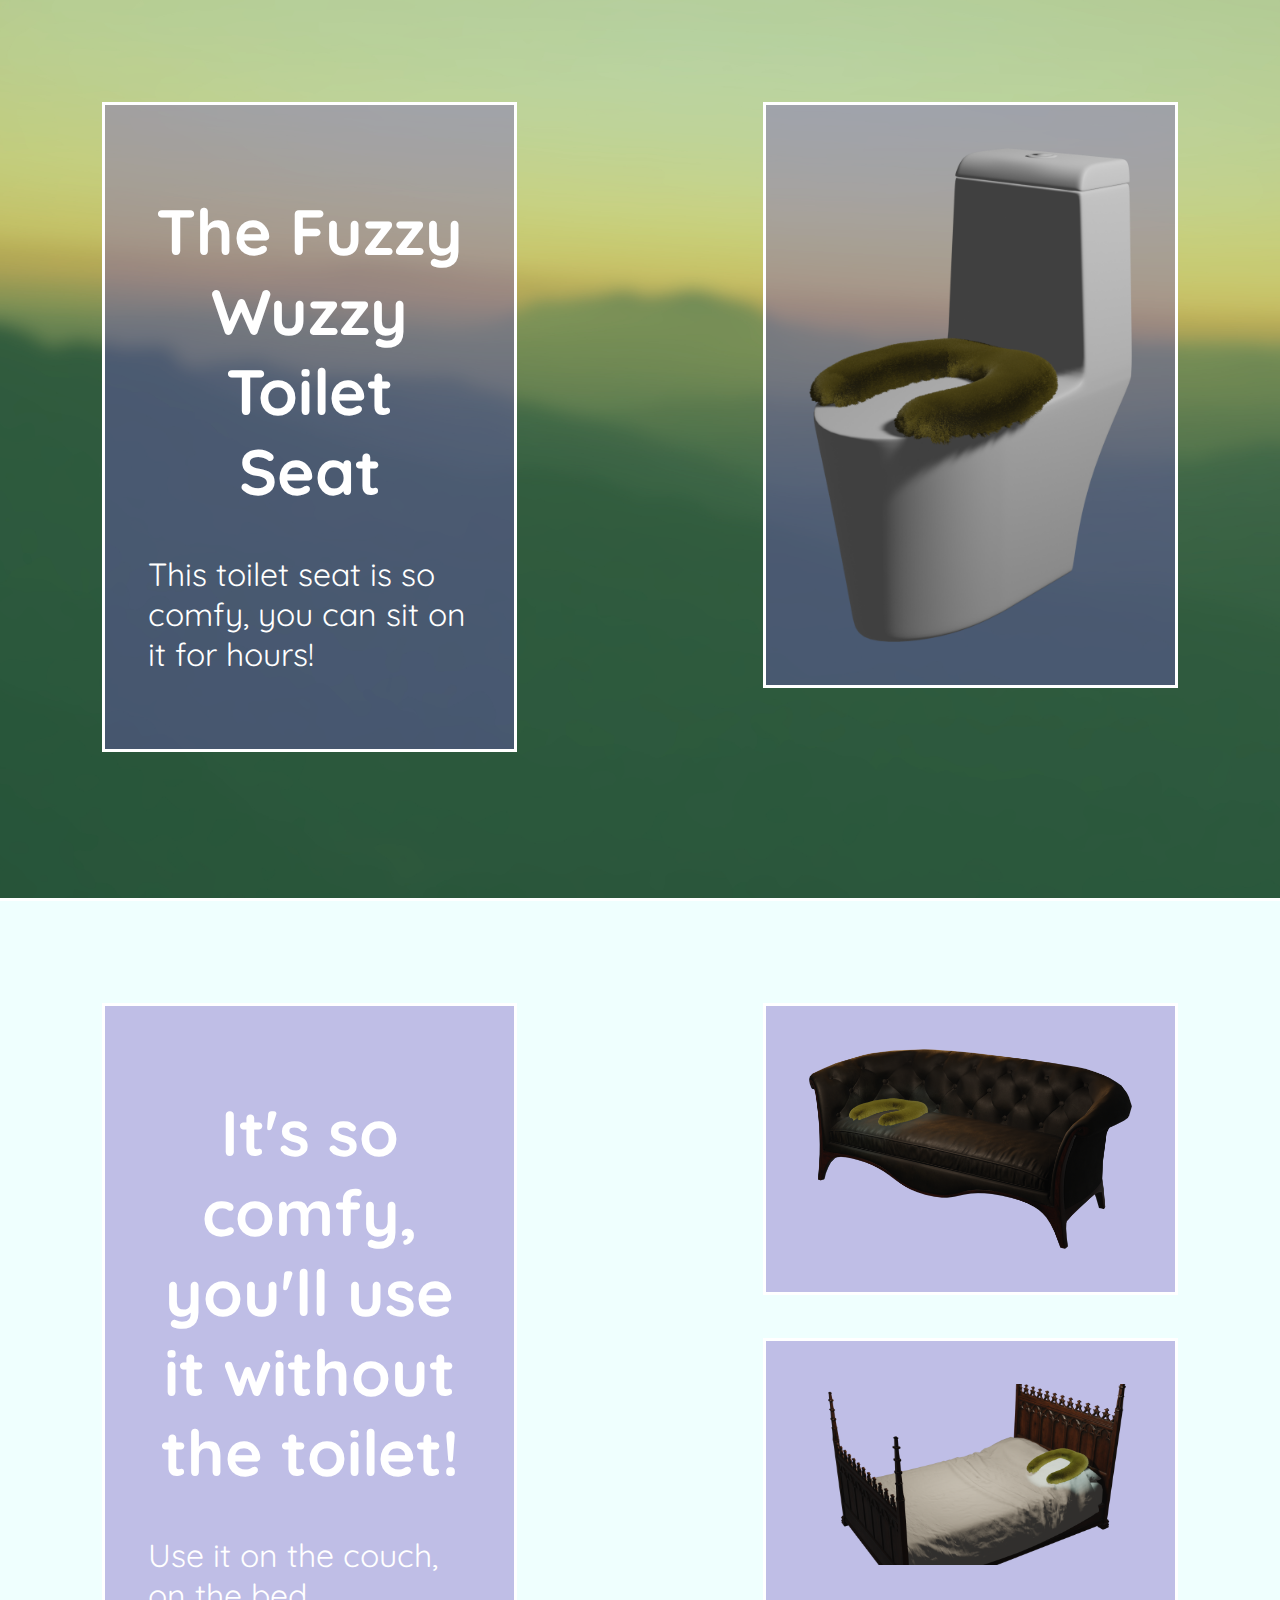
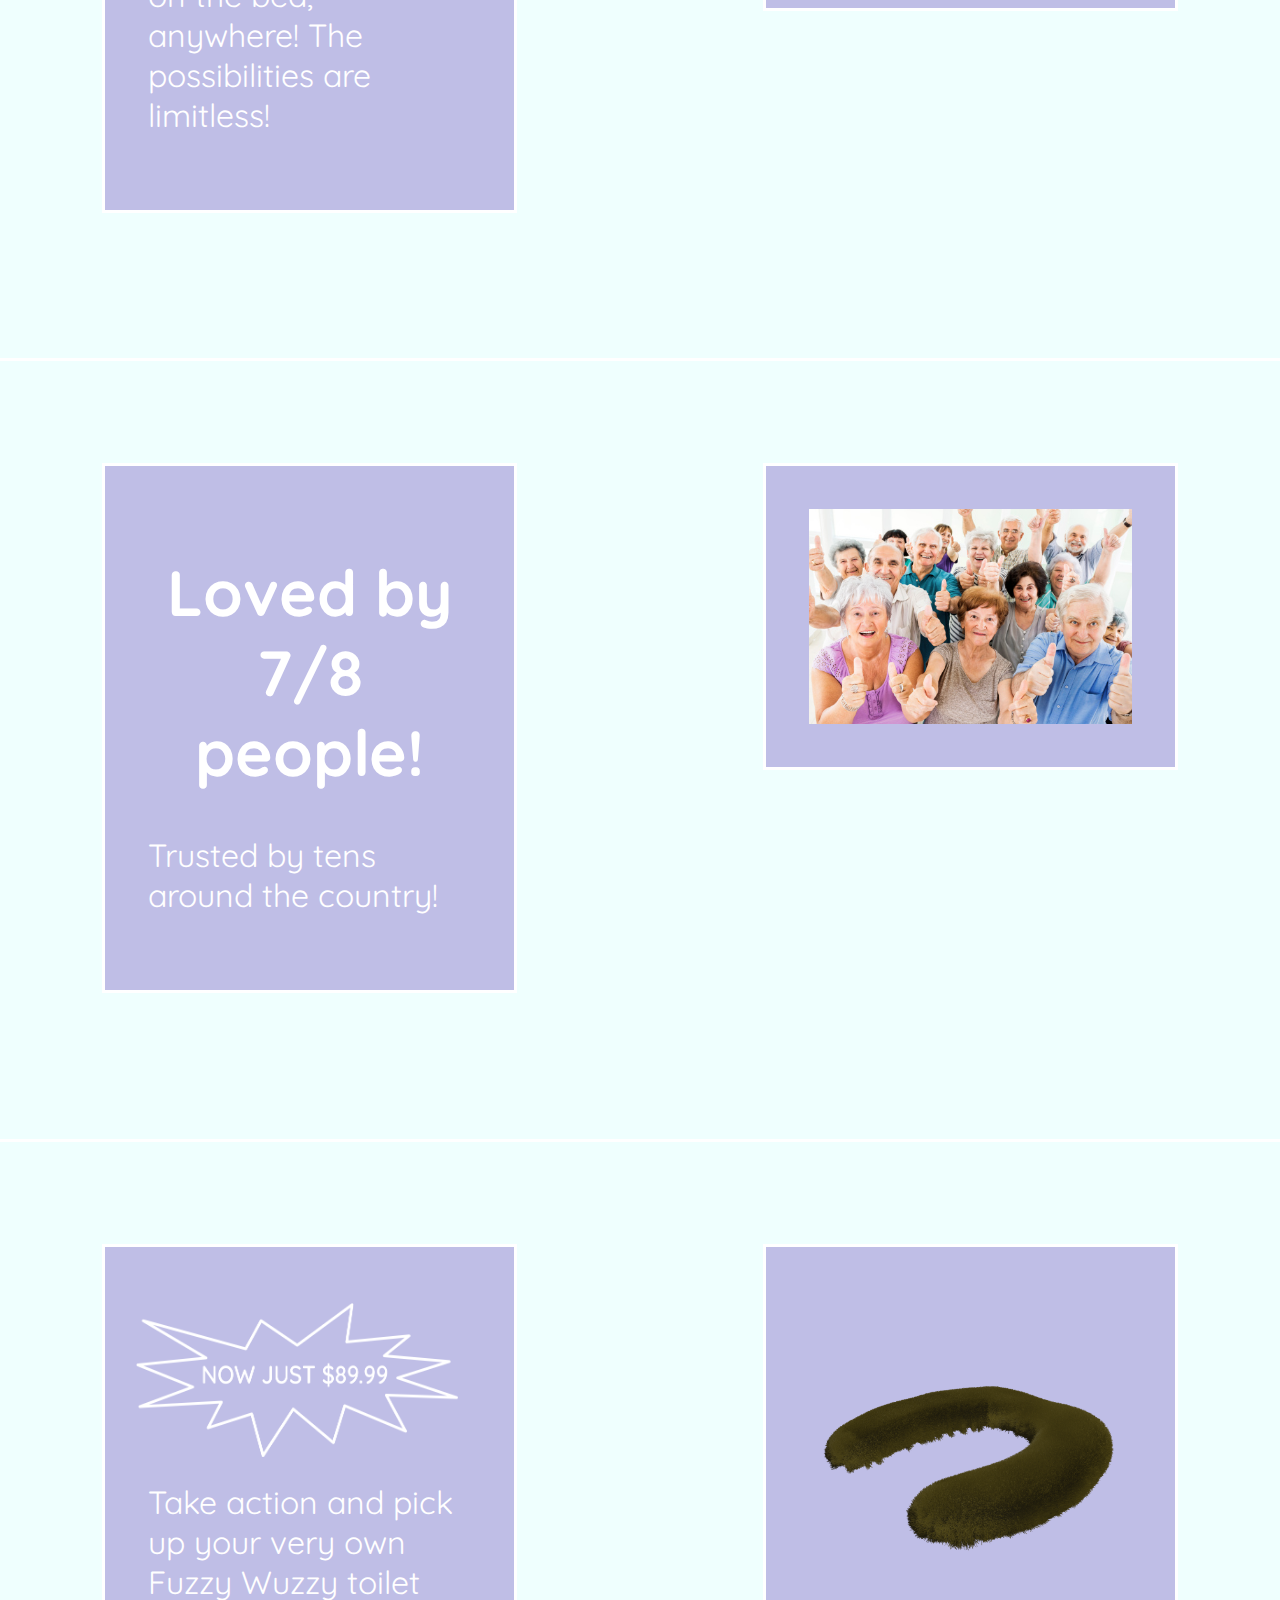
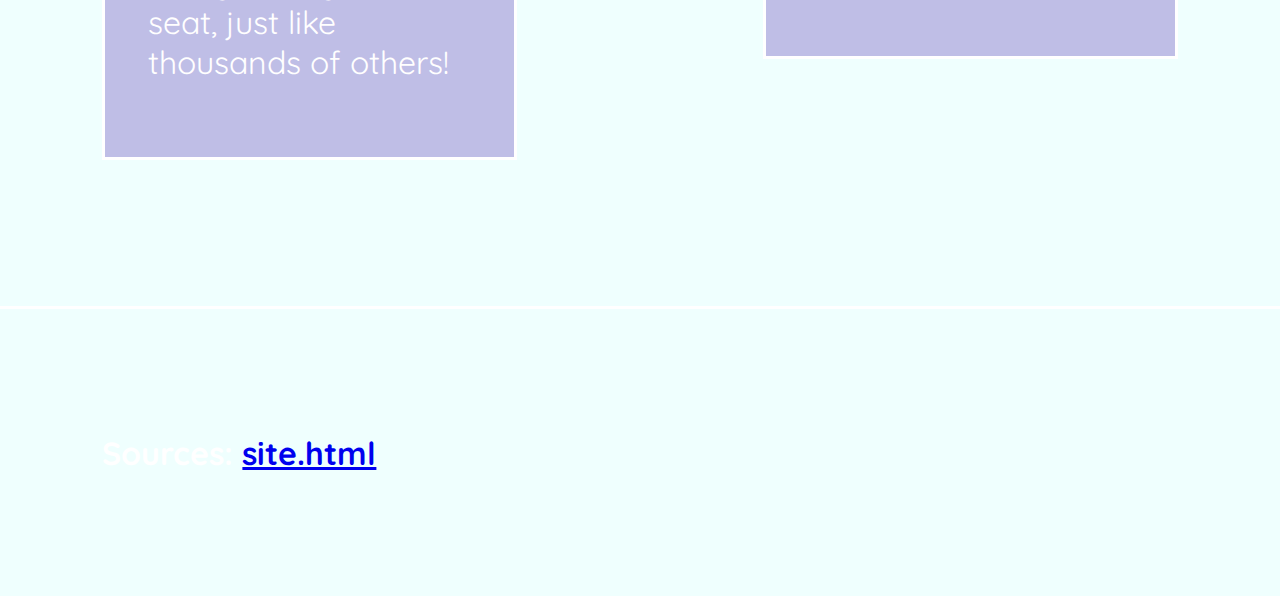
<file: index.html>
<!DOCTYPE html>

<head>
    <link rel="stylesheet" href="css/index.css">
    <title>Fuzzy Wuzzy Toilet</title>
    <link rel="icon" type="image/x-icon" href="images/icon.png">
    <meta name = "viewport" content = "width=device-width, minimum-scale=1.0, maximum-scale = 1.0, user-scalable = no">
</head>

<body>
    <div class="section">
        <div class="text">
            <h1>The Fuzzy Wuzzy Toilet Seat</h1>
            <p>
                This toilet seat is so comfy, you can sit on it for hours!
            </p>
        </div>

        <img src="images/toilet.png" alt="fuzzy toilet seat">
    </div>

    <div class="section">
        <div class="text">
            <h1>It's so comfy, you'll use it without the toilet!</h1>
            <p>
                Use it on the couch, on the bed, anywhere! The possibilities are limitless!
            </p>
        </div>

        <img src="images/couch.png" alt="fuzzy toilet seat on couch">
        <img src="images/bed.png" alt="fuzzy toilet seat used as pillow">
    </div>

    <div class="section">
        <div class="text">
            <h1>Loved by 7/8 people!</h1>
            <p>
                Trusted by tens around the country!
            </p>
            
        </div>
        <img src="images/ugly_oldies.jpg" alt="missing img">
    </div>

    <div class="section">
        <div class="text">
            <img src="images/price.png" alt="price">
            <p>
                Take action and pick up your very own Fuzzy Wuzzy toilet seat, just like thousands of others!
            </p>
        </div>

        <img src="images/toilet_seat.png" alt="fuzzy toilet seat on couch">
    </div>

    <div class="section">
        <h1>Sources: <a href="sources.html">site.html</a></h1>
    </div>
</body>
</file>
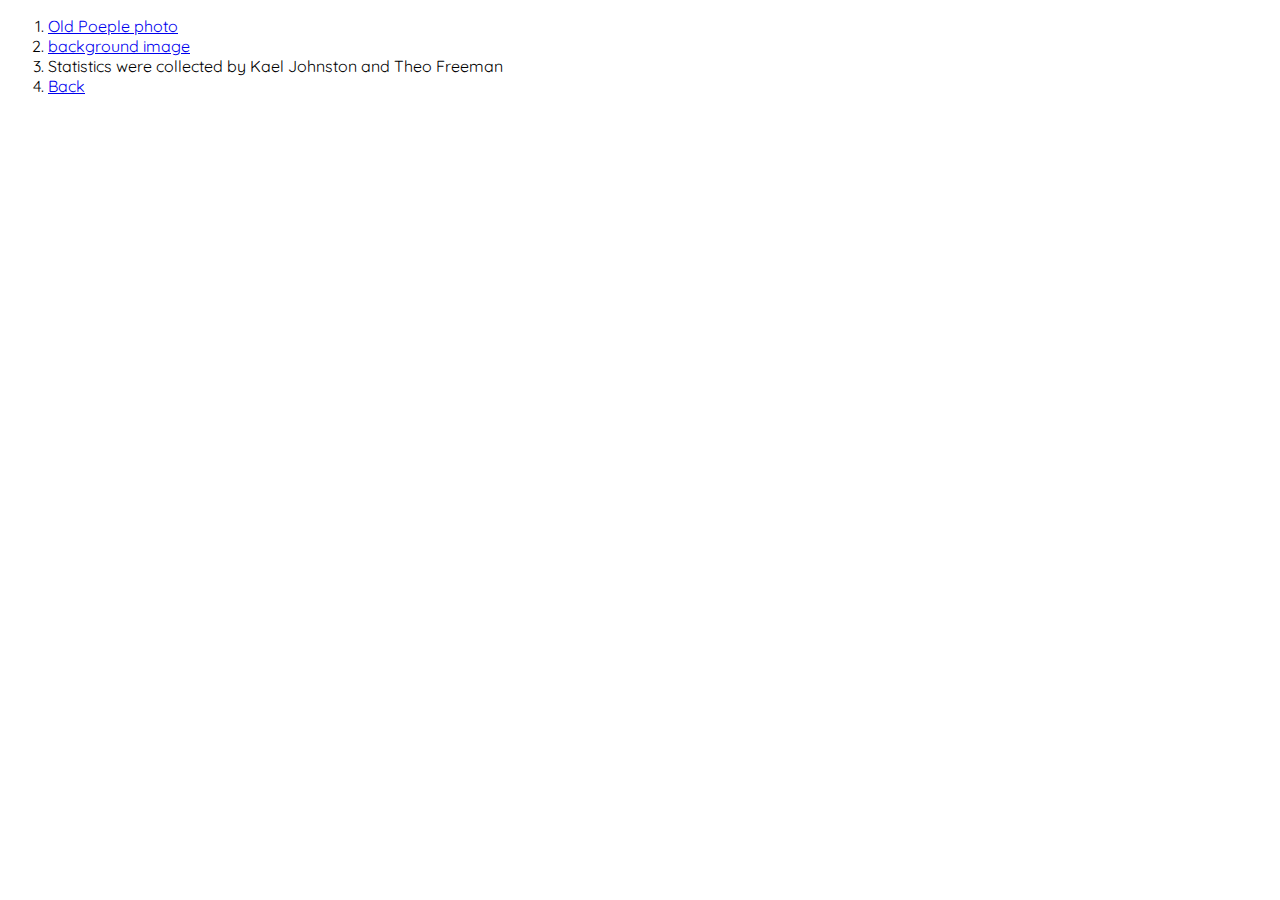
<file: sources.html>
<!DOCTYPE html>
<html lang="en">
<head>
    <meta charset="UTF-8">
    <meta http-equiv="X-UA-Compatible" content="IE=edge">
    <meta name="viewport" content="width=device-width, initial-scale=1.0">
    <title>Sources</title>
</head>
<body>
    <ol>
        <li><a href="https://unsplash.com/s/photos/old-poeple-thumbs-up">Old Poeple photo</a></li>
        <li><a href="https://unsplash.com/photos/B1uMaeL4UJI">background image</a></li>
        <li>Statistics were collected by Kael Johnston and Theo Freeman</li>
        <li><a href="index.html">Back</a></li>
    </ol>
    <p id="ip"></p>

    <style>
        @import url('https://fonts.googleapis.com/css2?family=Quicksand:wght@300;400;500;600;700&display=swap');

        html {
            font-family: 'Quicksand', sans-serif;
        }
    </style>

    <script type="application/javascript">

        function getIPAddress()
        {
        let req = new XMLHttpRequest()
        req.open( "GET", "https://api.ipify.org", false );
        req.send(null);
        return req.responseText;
        }

        let para = document.getElementById('ip');
        para.innerHTML = "IP = " + getIPAddress();
    </script>
</body>
</html>
</file>
<file: css/index.css>
@import url('https://fonts.googleapis.com/css2?family=Quicksand:wght@300;400;500;600;700&display=swap');


html { 
    background: url(../images/background.jpg) no-repeat center center fixed; 
    -webkit-background-size: cover;
    -moz-background-size: cover;
    -o-background-size: cover;
    background-size: cover; 
    font-family: 'Quicksand', sans-serif;
    max-zoom: 0;
}

body {
    filter: none;
    padding: 0px;
    margin: 0px;
    color: white;
}

.section {
    margin: 0px;
    padding: 8%;
    background-color: rgba(172, 255, 251, 0.189);
    filter: none;
    overflow: hidden;
    object-fit: contain;
    max-height: 70%;
    border-bottom: 3px solid white;
    transition-duration: 0.5s;
}

.section:hover {
    background-color: rgba(100, 227, 159, 0.358);
    transition-duration: 0.5s;
}

.section .text {
    background-color: rgba(117, 88, 193, 0.388);
    padding: 4%;
    max-width: 30%;
    min-width: 30%;
    float: left;
    display: inline;
    border: 3px solid white;
    transition-duration: 0.3s;
    margin-bottom: 4%;
}

.section .text:hover {
    transition-duration: 0.3s;
    background-color: rgba(117, 88, 193, 0.5);
}

.section .text img {
    min-width: 100%;
    display:block;
    border:none;
    background: none;
}
.section .text img:hover {
    background: none;
}

.section .text h1 {
    text-align: center;
    font-size: 400%;
    font-weight: 700;
}

.section .text p {
    font-size: 200%;
}

.section img {
    background-color: rgba(117, 88, 193, 0.388);
    max-width: 30%;
    object-fit:contain;
    padding: 4%;
    position: relative;
    float: right;
    display: inline;
    border: 3px solid white;
    margin-bottom: 4%;
    transition-duration: 0.3s;
}

.section img:hover {
    transition-duration: 0.3s;
    background-color: rgba(117, 88, 193, 0.5);
}
</file>
